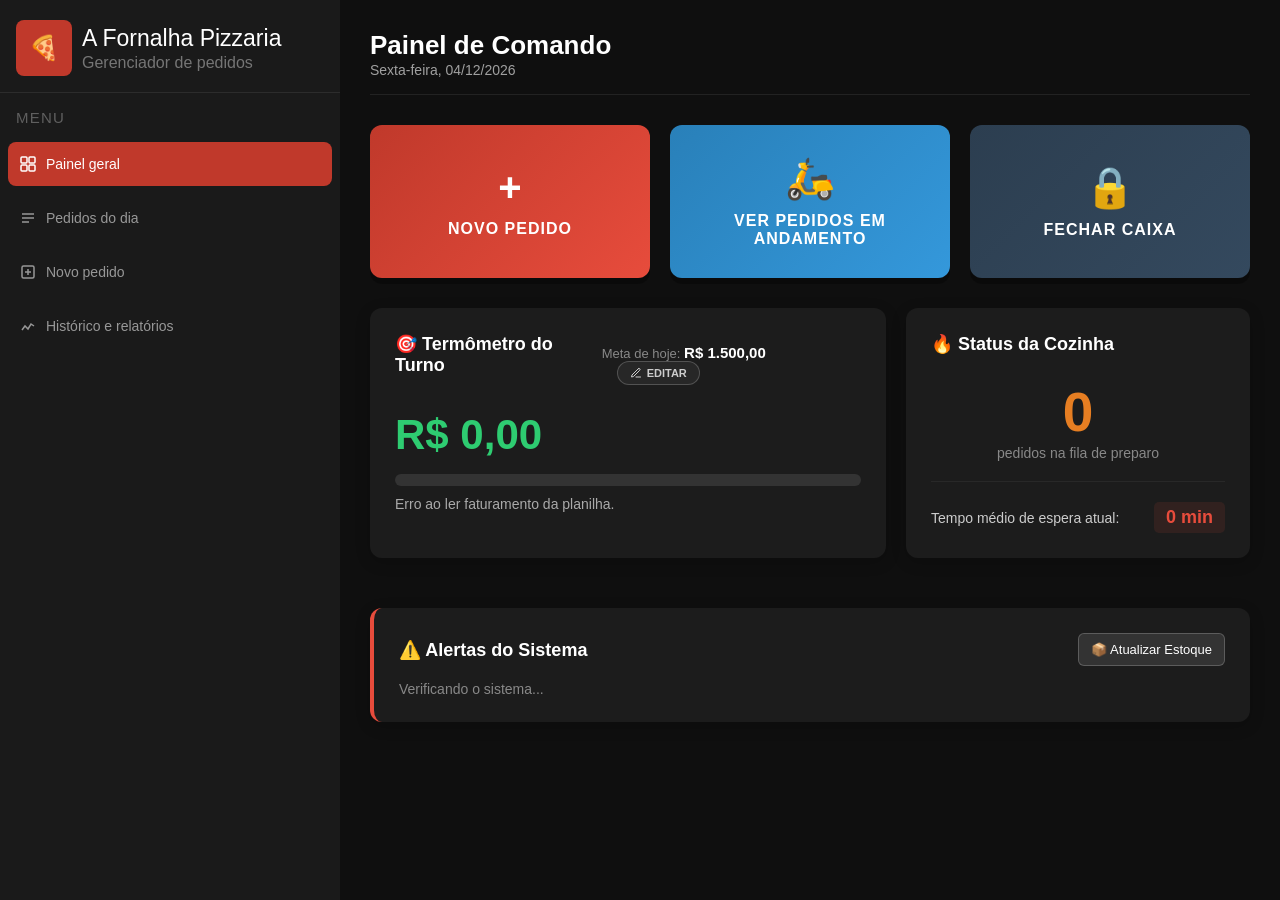
<file: index.html>
<!DOCTYPE html>
<html lang="pt-BR">
<head>
    <meta charset="UTF-8">
    <title>A Fornalha - Painel Geral</title>
    <link rel="stylesheet" href="index.css">
</head>
<body>

<div class="container">

    <aside class="sidebar">
        <div class="sidebar-logo">
            <div class="sidebar-logo-icon">🍕</div>
            <div>
                <div class="sidebar-logo-name">A Fornalha Pizzaria</div>
                <div class="sidebar-logo-sub">Gerenciador de pedidos</div>
            </div>
        </div>

        <nav>
            <span class="menu-label">MENU</span>
            
            <button type="button" class="menu active" onclick="window.location.href='index.html'">
                <svg width="16" height="16" viewBox="0 0 16 16" fill="none" stroke="currentColor" stroke-width="1.5">
                    <rect x="1" y="1" width="6" height="6" rx="1"/><rect x="9" y="1" width="6" height="6" rx="1"/><rect x="1" y="9" width="6" height="6" rx="1"/><rect x="9" y="9" width="6" height="6" rx="1"/>
                </svg> Painel geral
            </button>
            
            <button type="button" class="menu" onclick="window.location.href='pedidos_do_dia.html'">
                <svg width="16" height="16" viewBox="0 0 16 16" fill="none" stroke="currentColor" stroke-width="1.5">
                    <path d="M2 4h12M2 8h12M2 12h7"/>
                </svg> Pedidos do dia
            </button>
            
            <button type="button" class="menu" onclick="window.location.href='novo_pedido.html'">
                <svg width="16" height="16" viewBox="0 0 16 16" fill="none" stroke="currentColor" stroke-width="1.5">
                    <rect x="2" y="2" width="12" height="12" rx="1.5"/><path d="M8 5v6M5 8h6"/>
                </svg> Novo pedido
            </button>
            
            <button type="button" class="menu" onclick="window.location.href='historico.html'">
                <svg width="16" height="16" viewBox="0 0 16 16" fill="none" stroke="currentColor" stroke-width="1.5">
                    <path d="M2 12L5 8l3 3 3-5 3 2"/>
                </svg> Histórico e relatórios
            </button>
        </nav>
    </aside>

    <main class="content">

        <header class="top">
            <div class="top-title">
                <h1>Painel de Comando</h1>
                <span class="data-atual" id="data-atual">Carregando...</span>
            </div>
        </header>

        <section class="shortcuts-grid">
            <button class="shortcut-btn btn-novo" onclick="window.location.href='novo_pedido.html'">
                <div class="shortcut-icon">+</div>
                <div class="shortcut-text">NOVO PEDIDO</div>
            </button>
            
            <button class="shortcut-btn btn-andamento" onclick="window.location.href='pedidos_do_dia.html'">
                <div class="shortcut-icon">🛵</div>
                <div class="shortcut-text">VER PEDIDOS EM ANDAMENTO</div>
            </button>
            
            <button class="shortcut-btn btn-fechar" onclick="fecharCaixa()">
                <div class="shortcut-icon">🔒</div>
                <div class="shortcut-text">FECHAR CAIXA</div>
            </button>
        </section>

        <div class="dashboard-grid">
            <section class="card">
                <div class="card-header">
                    <h3>🎯 Termômetro do Turno</h3>
                    <span class="meta-label">Meta de hoje: <strong id="meta-valor">R$ 1.500,00</strong></span>
                </div>
                
                <div class="termometro-display">
                    <span class="faturamento-atual" id="faturamento-atual">R$ 0,00</span>
                </div>
                
                <div class="progress-container">
                    <div class="progress-bar" id="progress-bar" style="width: 0%;"></div>
                </div>
                
                <p class="termometro-texto" id="termometro-texto">Carregando dados financeiros...</p>
            </section>

            <section class="card">
                <h3>🔥 Status da Cozinha</h3>
                <div class="cozinha-display">
                    <div class="cozinha-numero" id="pedidos-fila">0</div>
                    <div class="cozinha-sub">pedidos na fila de preparo</div>
                </div>
                
                <div class="cozinha-footer">
                    <div class="tempo-label">Tempo médio de espera atual:</div>
                    <div class="tempo-valor" id="tempo-espera">0 min</div>
                </div>
            </section>
        </div>

        <section class="card card-alertas">
            <div style="display: flex; justify-content: space-between; align-items: center; margin-bottom: 15px;">
            <h3 style="margin: 0;">⚠️ Alertas do Sistema</h3>
            <button onclick="abrirModalEstoque()" style="background: rgba(255,255,255,0.1); color: #fff; border: 1px solid rgba(255,255,255,0.2); padding: 8px 12px; border-radius: 6px; cursor: pointer; font-size: 13px;">📦 Atualizar Estoque</button>
            </div>
            <div class="alertas-container" id="lista-alertas">
                <div style="color: #888; font-size: 14px;">Verificando o sistema...</div>
            </div>
        </section>

    </main>
</div>

<div id="modal-estoque" style="display: none; position: fixed; top: 0; left: 0; width: 100%; height: 100%; background: rgba(0,0,0,0.8); z-index: 999; justify-content: center; align-items: center;">
    <div style="background: #1c1c1c; padding: 25px; border-radius: 12px; width: 400px; max-width: 90%; box-shadow: 0 5px 25px rgba(0,0,0,0.5);">
        <div style="display: flex; justify-content: space-between; align-items: center; margin-bottom: 20px; border-bottom: 1px solid #333; padding-bottom: 10px;">
            <h3 style="margin: 0; color: #fff;">📦 Controle de Estoque</h3>
            <button onclick="fecharModalEstoque()" style="background: none; border: none; color: #888; font-size: 24px; cursor: pointer;">&times;</button>
        </div>
            
        <div id="lista-estoque-modal" style="max-height: 400px; overflow-y: auto; margin-bottom: 20px;">
            <div style="text-align: center; color: #888; padding: 20px;">Carregando estoque...</div>
        </div>

        <button id="btn-salvar-estoque" onclick="salvarEstoque()" style="width: 100%; padding: 12px; background: #2ecc71; color: #111; border: none; border-radius: 8px; font-weight: bold; cursor: pointer; font-size: 15px;">Salvar Alterações</button>
    </div>
</div>

<script src="cardapio.js"></script>
<script src="index.js"></script>
</body>
</html>
</file>
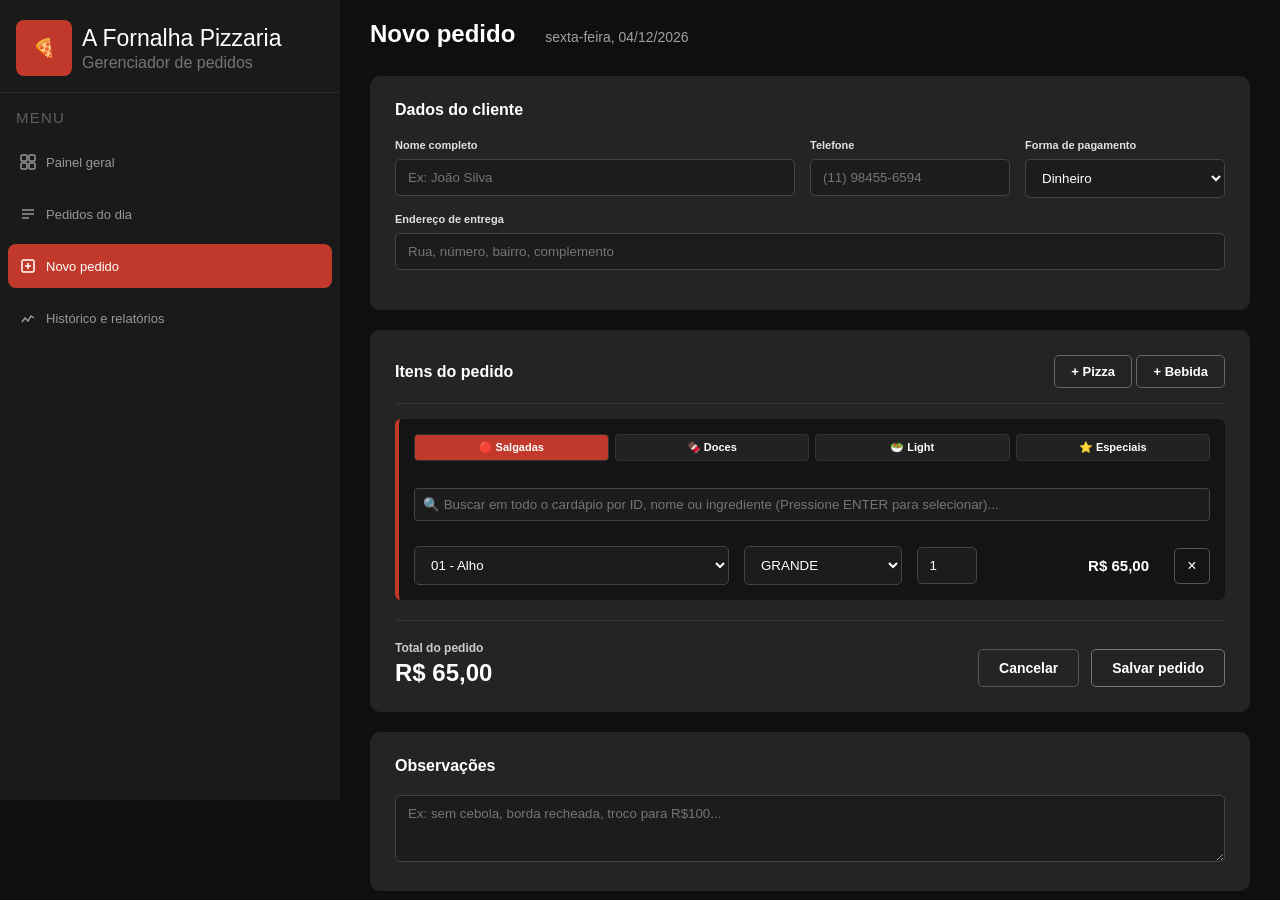
<file: novo_pedido.html>
<!DOCTYPE html>
<html lang="pt-BR">
<head>
    <meta charset="UTF-8">
    <title>A Fornalha Pizzaria - Novo Pedido</title>
    <link rel="stylesheet" href="novo_pedido.css">
</head>
<body>

<div class="container">

    <aside class="sidebar">

        <div class="sidebar-logo">
            <div class="sidebar-logo-icon">🍕</div>
            <div>
                <div class="sidebar-logo-name">A Fornalha Pizzaria</div>
                <div class="sidebar-logo-sub">Gerenciador de pedidos</div>
            </div>
        </div>

        <nav>
            <span class="menu-label">MENU</span>

            <button type="button" class="menu" onclick="window.location.href='index.html'">
                <svg width="16" height="16" viewBox="0 0 16 16" fill="none" stroke="currentColor" stroke-width="1.5">
                    <rect x="1" y="1" width="6" height="6" rx="1"/><rect x="9" y="1" width="6" height="6" rx="1"/><rect x="1" y="9" width="6" height="6" rx="1"/><rect x="9" y="9" width="6" height="6" rx="1"/>
                </svg> Painel geral
            </button>

            <button type="button" class="menu" onclick="window.location.href='pedidos_do_dia.html'">
                <svg width="16" height="16" viewBox="0 0 16 16" fill="none" stroke="currentColor" stroke-width="1.5">
                    <path d="M2 4h12M2 8h12M2 12h7"/>
                </svg>
                Pedidos do dia
            </button>

            <button type="button" class="menu active" onclick="window.location.href='novo_pedido.html'">
                <svg width="16" height="16" viewBox="0 0 16 16" fill="none" stroke="currentColor" stroke-width="1.5">
                    <rect x="2" y="2" width="12" height="12" rx="1.5"/>
                    <path d="M8 5v6M5 8h6"/>
                </svg>
                Novo pedido
            </button>

            <button type="button" class="menu" onclick="window.location.href='historico.html'">
                <svg width="16" height="16" viewBox="0 0 16 16" fill="none" stroke="currentColor" stroke-width="1.5">
                    <path d="M2 12L5 8l3 3 3-5 3 2"/>
                </svg>
                Histórico e relatórios
            </button>
        </nav>

    </aside>

    <main class="content">

        <header class="top">
            <h1>Novo pedido</h1>
            <span class="data-atual" id="data-atual">Carregando...</span>
        </header>

        <section id="secao-dados-cliente" class="card">
            <h3>Dados do cliente</h3>
            
            <div class="row">
                <div class="form-group flex-2">
                    <label>Nome completo</label>
                    <input type="text" id="nome" name="cliente_nome" placeholder="Ex: João Silva" autocomplete="off">
                </div>
                
                <div class="form-group flex-1">
                    <label>Telefone</label>
                <input type="tel" id="telefone" name="cliente_telefone" placeholder="(11) 98455-6594" autocomplete="off">
                </div>
                
                <div class="form-group flex-1">
                    <label>Forma de pagamento</label>
                    <select id="pagamento" name="cliente_pagamento">
                        <option value="dinheiro">Dinheiro</option>
                        <option value="cartao">Cartão</option>
                        <option value="pix">Pix</option>
                    </select>
                </div>
            </div>

            <div class="row">
                <div class="form-group flex-full">
                    <label>Endereço de entrega</label>
                    <input type="text" id="endereco" name="cliente_endereco" placeholder="Rua, número, bairro, complemento" autocomplete="off">
                </div>
            </div>
        </section>

        <section id="secao-itens-pedido" class="card">
            
            <div class="header-itens">
                <h3>Itens do pedido</h3>
                <div class="btn-group">
                    <button type="button" class="btn btn-outline" onclick="adicionarPizza()">+ Pizza</button>
                    <button type="button" class="btn btn-outline" onclick="adicionarBebida()">+ Bebida</button>
                </div>
            </div>
            
            <div class="itens-container" id="itens-container">
                </div>
            
            <div class="footer-itens">
                <div class="total-block">
                    <span class="total-label">Total do pedido</span>
                    <span class="total-valor" id="total-valor">R$ 0,00</span>
                </div>
                
                <div class="actions-final">
                    <button type="button" class="cancel" onclick="limparPedido()">Cancelar</button>            
                    <button type="button" class="save" onclick="salvarPedido()">Salvar pedido</button>
                </div>
            </div>
            
        </section>

        <section id="secao-observacoes" class="card">
            <h3>Observações</h3>
            <textarea id="obs" name="pedido_observacoes" rows="3" placeholder="Ex: sem cebola, borda recheada, troco para R$100..."></textarea>
        </section>

    </main>

</div>

<script src="cardapio.js"></script>
<script src="novo_pedido.js"></script>
</body>
</html>
</file>
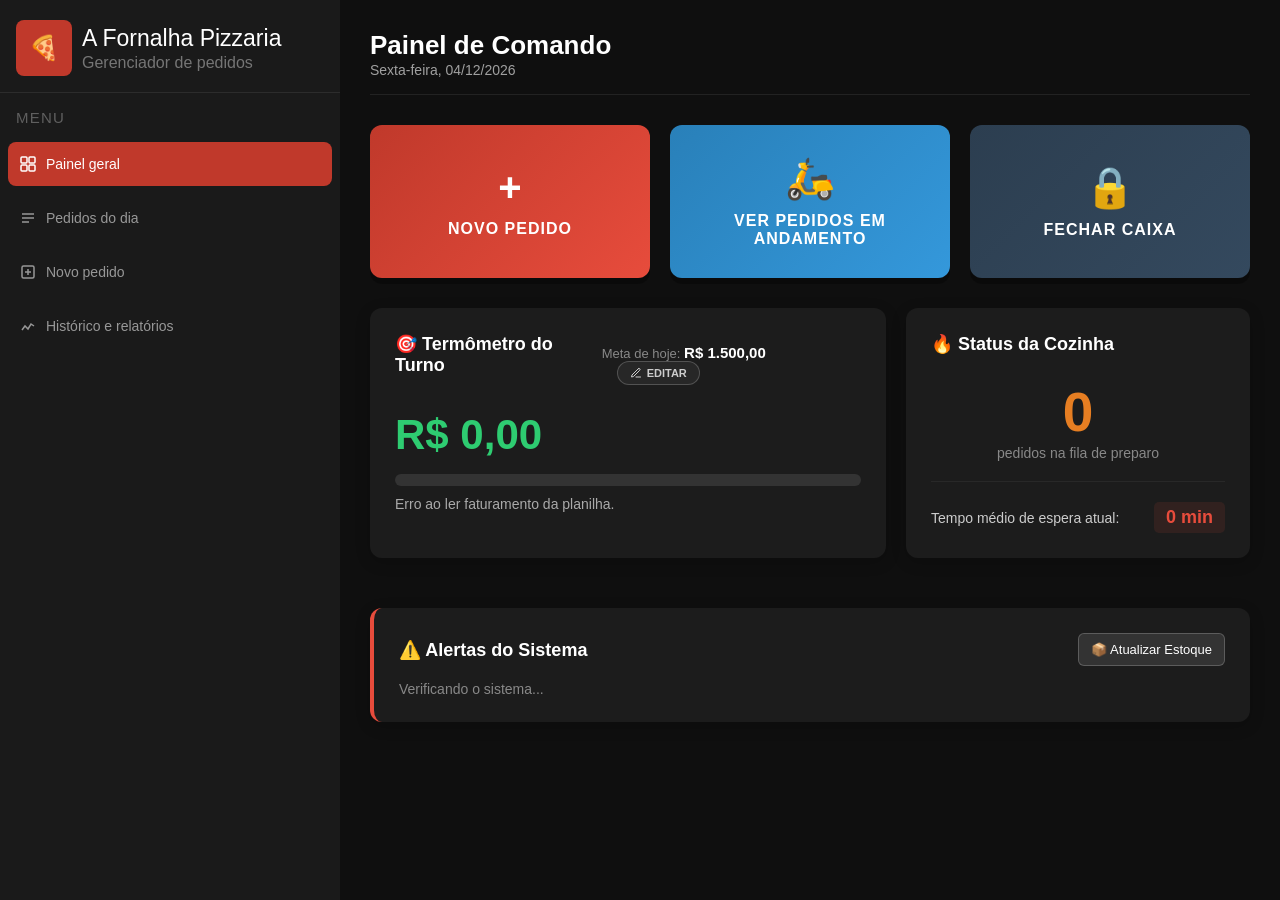
<file: painel_geral.html>
<!DOCTYPE html>
<html lang="pt-BR">
<head>
    <meta charset="UTF-8">
    <title>A Fornalha - Painel Geral</title>
    <link rel="stylesheet" href="painel_geral.css">
</head>
<body>

<div class="container">

    <aside class="sidebar">
        <div class="sidebar-logo">
            <div class="sidebar-logo-icon">🍕</div>
            <div>
                <div class="sidebar-logo-name">A Fornalha Pizzaria</div>
                <div class="sidebar-logo-sub">Gerenciador de pedidos</div>
            </div>
        </div>

        <nav>
            <span class="menu-label">MENU</span>
            
            <button type="button" class="menu active" onclick="window.location.href='index.html'">
                <svg width="16" height="16" viewBox="0 0 16 16" fill="none" stroke="currentColor" stroke-width="1.5">
                    <rect x="1" y="1" width="6" height="6" rx="1"/><rect x="9" y="1" width="6" height="6" rx="1"/><rect x="1" y="9" width="6" height="6" rx="1"/><rect x="9" y="9" width="6" height="6" rx="1"/>
                </svg> Painel geral
            </button>
            
            <button type="button" class="menu" onclick="window.location.href='pedidos_do_dia.html'">
                <svg width="16" height="16" viewBox="0 0 16 16" fill="none" stroke="currentColor" stroke-width="1.5">
                    <path d="M2 4h12M2 8h12M2 12h7"/>
                </svg> Pedidos do dia
            </button>
            
            <button type="button" class="menu" onclick="window.location.href='novo_pedido.html'">
                <svg width="16" height="16" viewBox="0 0 16 16" fill="none" stroke="currentColor" stroke-width="1.5">
                    <rect x="2" y="2" width="12" height="12" rx="1.5"/><path d="M8 5v6M5 8h6"/>
                </svg> Novo pedido
            </button>
            
            <button type="button" class="menu" onclick="window.location.href='historico.html'">
                <svg width="16" height="16" viewBox="0 0 16 16" fill="none" stroke="currentColor" stroke-width="1.5">
                    <path d="M2 12L5 8l3 3 3-5 3 2"/>
                </svg> Histórico e relatórios
            </button>
        </nav>
    </aside>

    <main class="content">

        <header class="top">
            <div class="top-title">
                <h1>Painel de Comando</h1>
                <span class="data-atual" id="data-atual">Carregando...</span>
            </div>
        </header>

        <section class="shortcuts-grid">
            <button class="shortcut-btn btn-novo" onclick="window.location.href='novo_pedido.html'">
                <div class="shortcut-icon">+</div>
                <div class="shortcut-text">NOVO PEDIDO</div>
            </button>
            
            <button class="shortcut-btn btn-andamento" onclick="window.location.href='pedidos_do_dia.html'">
                <div class="shortcut-icon">🛵</div>
                <div class="shortcut-text">VER PEDIDOS EM ANDAMENTO</div>
            </button>
            
            <button class="shortcut-btn btn-fechar" onclick="fecharCaixa()">
                <div class="shortcut-icon">🔒</div>
                <div class="shortcut-text">FECHAR CAIXA</div>
            </button>
        </section>

        <div class="dashboard-grid">
            <section class="card">
                <div class="card-header">
                    <h3>🎯 Termômetro do Turno</h3>
                    <span class="meta-label">Meta de hoje: <strong id="meta-valor">R$ 1.500,00</strong></span>
                </div>
                
                <div class="termometro-display">
                    <span class="faturamento-atual" id="faturamento-atual">R$ 0,00</span>
                </div>
                
                <div class="progress-container">
                    <div class="progress-bar" id="progress-bar" style="width: 0%;"></div>
                </div>
                
                <p class="termometro-texto" id="termometro-texto">Carregando dados financeiros...</p>
            </section>

            <section class="card">
                <h3>🔥 Status da Cozinha</h3>
                <div class="cozinha-display">
                    <div class="cozinha-numero" id="pedidos-fila">0</div>
                    <div class="cozinha-sub">pedidos na fila de preparo</div>
                </div>
                
                <div class="cozinha-footer">
                    <div class="tempo-label">Tempo médio de espera atual:</div>
                    <div class="tempo-valor" id="tempo-espera">0 min</div>
                </div>
            </section>
        </div>

        <section class="card card-alertas">
            <div style="display: flex; justify-content: space-between; align-items: center; margin-bottom: 15px;">
            <h3 style="margin: 0;">⚠️ Alertas do Sistema</h3>
            <button onclick="abrirModalEstoque()" style="background: rgba(255,255,255,0.1); color: #fff; border: 1px solid rgba(255,255,255,0.2); padding: 8px 12px; border-radius: 6px; cursor: pointer; font-size: 13px;">📦 Atualizar Estoque</button>
            </div>
            <div class="alertas-container" id="lista-alertas">
                <div style="color: #888; font-size: 14px;">Verificando o sistema...</div>
            </div>
        </section>

    </main>
</div>

<div id="modal-estoque" style="display: none; position: fixed; top: 0; left: 0; width: 100%; height: 100%; background: rgba(0,0,0,0.8); z-index: 999; justify-content: center; align-items: center;">
    <div style="background: #1c1c1c; padding: 25px; border-radius: 12px; width: 400px; max-width: 90%; box-shadow: 0 5px 25px rgba(0,0,0,0.5);">
        <div style="display: flex; justify-content: space-between; align-items: center; margin-bottom: 20px; border-bottom: 1px solid #333; padding-bottom: 10px;">
            <h3 style="margin: 0; color: #fff;">📦 Controle de Estoque</h3>
            <button onclick="fecharModalEstoque()" style="background: none; border: none; color: #888; font-size: 24px; cursor: pointer;">&times;</button>
        </div>
            
        <div id="lista-estoque-modal" style="max-height: 400px; overflow-y: auto; margin-bottom: 20px;">
            <div style="text-align: center; color: #888; padding: 20px;">Carregando estoque...</div>
        </div>

        <button id="btn-salvar-estoque" onclick="salvarEstoque()" style="width: 100%; padding: 12px; background: #2ecc71; color: #111; border: none; border-radius: 8px; font-weight: bold; cursor: pointer; font-size: 15px;">Salvar Alterações</button>
    </div>
</div>

<script src="cardapio.js"></script>
<script src="painel_geral.js"></script>
</body>
</html>
</file>
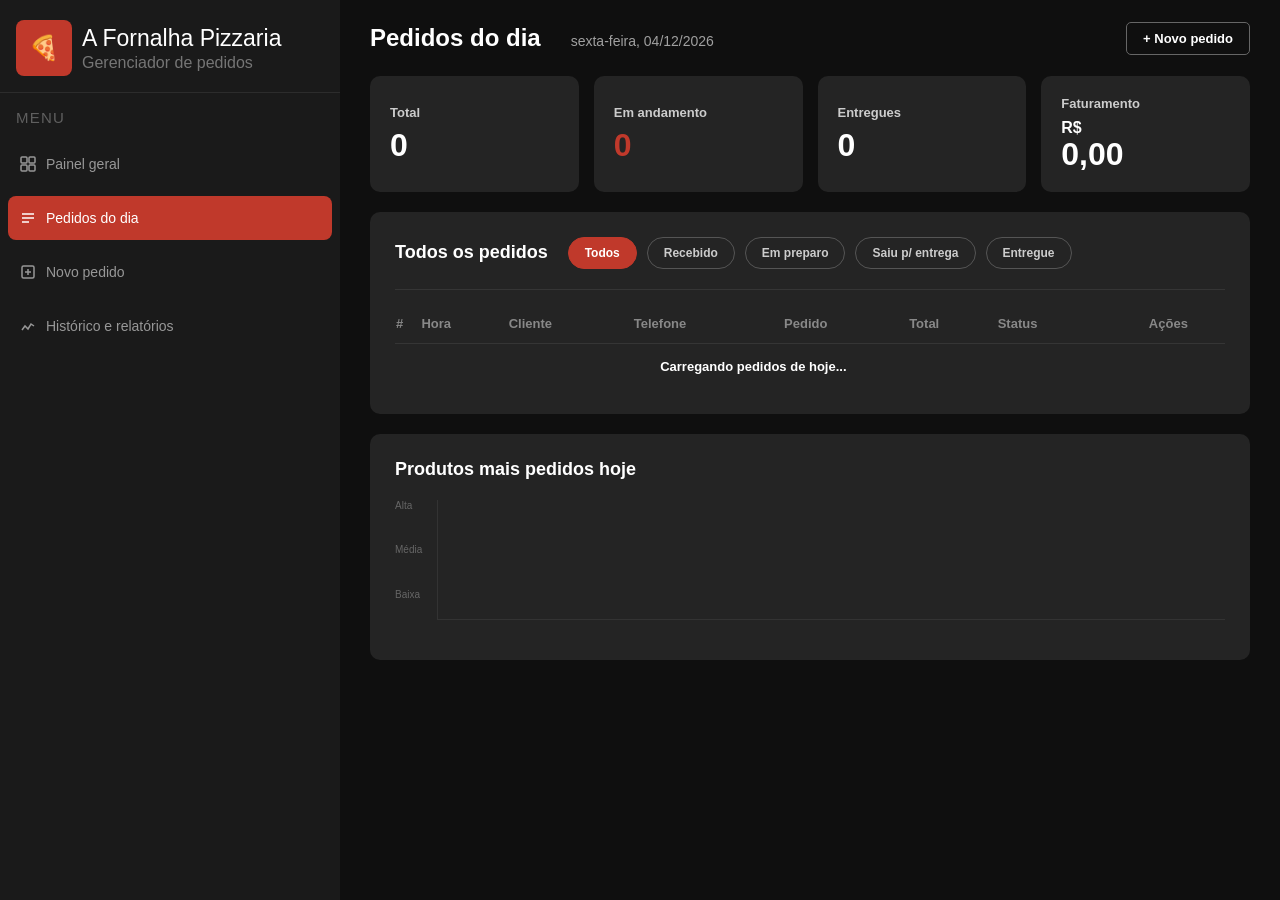
<file: pedidos_do_dia.html>
<!DOCTYPE html>
<html lang="pt-BR">
<head>
    <meta charset="UTF-8">
    <title>A Fornalha - Pedidos do Dia</title>
    <link rel="stylesheet" href="pedidos_do_dia.css">
</head>
<body>

<div class="container">

    <aside class="sidebar">
        <div class="sidebar-logo">
            <div class="sidebar-logo-icon">🍕</div>
            <div>
                <div class="sidebar-logo-name">A Fornalha Pizzaria</div>
                <div class="sidebar-logo-sub">Gerenciador de pedidos</div>
            </div>
        </div>

        <nav>
            <span class="menu-label">MENU</span>
            
            <button type="button" class="menu" onclick="window.location.href='index.html'">
                <svg width="16" height="16" viewBox="0 0 16 16" fill="none" stroke="currentColor" stroke-width="1.5">
                    <rect x="1" y="1" width="6" height="6" rx="1"/><rect x="9" y="1" width="6" height="6" rx="1"/><rect x="1" y="9" width="6" height="6" rx="1"/><rect x="9" y="9" width="6" height="6" rx="1"/>
                </svg> Painel geral
            </button>
            
            <button type="button" class="menu active" onclick="window.location.href='pedidos_do_dia.html'">
                <svg width="16" height="16" viewBox="0 0 16 16" fill="none" stroke="currentColor" stroke-width="1.5">
                    <path d="M2 4h12M2 8h12M2 12h7"/>
                </svg> Pedidos do dia
            </button>
            
            <button type="button" class="menu" onclick="window.location.href='novo_pedido.html'">
                <svg width="16" height="16" viewBox="0 0 16 16" fill="none" stroke="currentColor" stroke-width="1.5">
                    <rect x="2" y="2" width="12" height="12" rx="1.5"/><path d="M8 5v6M5 8h6"/>
                </svg> Novo pedido
            </button>
            
            <button type="button" class="menu" onclick="window.location.href='historico.html'">
                <svg width="16" height="16" viewBox="0 0 16 16" fill="none" stroke="currentColor" stroke-width="1.5">
                    <path d="M2 12L5 8l3 3 3-5 3 2"/>
                </svg> Histórico e relatórios
            </button>
        </nav>
    </aside>

    <main class="content">

        <header class="top header-historico">
            <div class="top-title">
                <h1>Pedidos do dia</h1>
                <span class="data-atual" id="data-atual">Carregando...</span>
            </div>
            <button class="btn btn-outline" onclick="window.location.href='novo_pedido.html'">+ Novo pedido</button>
        </header>

        <div class="summary-grid">
            <div class="summary-card">
                <span class="summary-label">Total</span>
                <strong class="summary-value" id="resumo-total">0</strong>
            </div>
            <div class="summary-card">
                <span class="summary-label">Em andamento</span>
                <strong class="summary-value text-red" id="resumo-andamento">0</strong>
            </div>
            <div class="summary-card">
                <span class="summary-label">Entregues</span>
                <strong class="summary-value" id="resumo-entregues">0</strong>
            </div>
            <div class="summary-card">
                <span class="summary-label">Faturamento</span>
                <strong class="summary-value">
                    <span style="font-size: 16px; display:block;">R$</span> 
                    <span id="resumo-faturamento">0,00</span>
                </strong>
            </div>
        </div>

        <section class="card">
            <div class="table-header-filters">
                <div class="filter-title-group">
                    <h3>Todos os pedidos</h3>
                </div>
                <div class="filter-btn-group" id="botoes-filtro">
                    <button class="filter-btn active" onclick="filtrarTabela('Todos')">Todos</button>
                    <button class="filter-btn" onclick="filtrarTabela('Recebido')">Recebido</button>
                    <button class="filter-btn" onclick="filtrarTabela('Em preparo')">Em preparo</button>
                    <button class="filter-btn" onclick="filtrarTabela('Saiu p/ entrega')">Saiu p/ entrega</button>
                    <button class="filter-btn" onclick="filtrarTabela('Entregue')">Entregue</button>
                </div>
            </div>

            <div class="table-responsive">
                <table class="history-table">
                    <thead>
                        <tr>
                            <th>#</th>
                            <th>Hora</th>
                            <th>Cliente</th>
                            <th>Telefone</th>
                            <th>Pedido</th> 
                            <th>Total</th>
                            <th>Status</th>
                            <th style="text-align: center;">Ações</th> </tr>
                    </thead>
                    <tbody id="tabela-pedidos-body">
                        <tr><td colspan="7" style="text-align: center;">Carregando pedidos de hoje...</td></tr>
                    </tbody>
                </table>
            </div>
        </section>

        <section class="card">
            <h3>Produtos mais pedidos hoje</h3>
            <div class="chart-wrapper">
                <div class="chart-y-axis">
                    <span>Alta</span>
                    <span>Média</span>
                    <span>Baixa</span>
                </div>
                <div class="chart-container" id="grafico-barras">
                    </div>
            </div>
            <div class="top-items-list" id="lista-mais-pedidos" style="margin-top: 15px;">
                </div>
        </section>

    </main>
</div>

<script src="pedidos_do_dia.js"></script>
<script src="cardapio.js"></script>
</body>
</html>
</file>
<file: index.css>
/* ==========================================
   GLOBAIS (Mesmo padrão das outras telas)
========================================== */
body { margin: 0; font-family: Arial, sans-serif; background: #0f0f0f; color: #fff; }
.container { display: flex; height: 100vh; }
.sidebar { height: 100vh; width: 340px; background-color: #1a1a1a; color: #fff; display: flex; flex-direction: column; }
.sidebar-logo { display: flex; align-items: center; gap: 10px; padding: 20px 16px 16px; border-bottom: 1px solid rgba(255, 255, 255, 0.08); }
.sidebar-logo-icon { width: 56px; height: 56px; background: #c0392b; border-radius: 8px; display: flex; align-items: center; justify-content: center; font-size: 24px; flex-shrink: 0; }
.sidebar-logo-name { font-size: 23px; font-weight: 500; color: #fff; }
.sidebar-logo-sub { font-size: 16px; color: rgba(255, 255, 255, 0.4); margin-top: 2px; }
.menu-label { display: block; font-size: 15px; color: rgba(255, 255, 255, 0.3); letter-spacing: 0.08em; padding: 16px 16px 6px; }
.menu { display: flex; align-items: center; gap: 10px; width: calc(100% - 16px); margin: 10px 8px; padding: 14px 12px; background: transparent; border: none; border-radius: 8px; color: rgba(255, 255, 255, 0.55); font-size: 14px; cursor: pointer; text-align: left; }
.menu:hover { background: rgba(255, 255, 255, 0.06); color: rgba(255, 255, 255, 0.85); }
.menu.active { background: #c0392b; color: #fff; }
.content { flex: 1; padding: 30px; overflow-y: auto; }
.top { margin-bottom: 30px; border-bottom: 1px solid rgba(255,255,255,0.08); padding-bottom: 15px; }
.top h1 { margin: 0; font-size: 26px; font-weight: bold; }
.data-atual { font-size: 14px; color: #a0a0a0; }
.card { background: #1c1c1c; padding: 25px; border-radius: 12px; margin-bottom: 20px; box-shadow: 0 4px 15px rgba(0,0,0,0.2); }
.card h3 { margin-top: 0; margin-bottom: 20px; font-size: 18px; color: #fff; }

/* ==========================================
   ATALHOS GIGANTES
========================================== */
.shortcuts-grid {
    display: grid;
    grid-template-columns: 1fr 1fr 1fr;
    gap: 20px;
    margin-bottom: 30px;
}

.shortcut-btn {
    border: none;
    border-radius: 12px;
    padding: 30px 20px;
    display: flex;
    flex-direction: column;
    align-items: center;
    justify-content: center;
    cursor: pointer;
    transition: transform 0.2s, filter 0.2s;
    color: #fff;
    box-shadow: 0 6px 0 rgba(0,0,0,0.3);
}

.shortcut-btn:hover {
    transform: translateY(-3px);
    filter: brightness(1.1);
}

.shortcut-btn:active {
    transform: translateY(3px);
    box-shadow: 0 0 0 rgba(0,0,0,0.3);
}

.shortcut-icon {
    font-size: 40px;
    margin-bottom: 10px;
    font-weight: bold;
}

.shortcut-text {
    font-size: 16px;
    font-weight: bold;
    letter-spacing: 1px;
}

.btn-novo { background: linear-gradient(135deg, #c0392b, #e74c3c); }
.btn-andamento { background: linear-gradient(135deg, #2980b9, #3498db); }
.btn-fechar { background: linear-gradient(135deg, #2c3e50, #34495e); }

/* ==========================================
   GRID DO MEIO (TERMÔMETRO E COZINHA)
========================================== */
.dashboard-grid {
    display: grid;
    grid-template-columns: 1.5fr 1fr;
    gap: 20px;
    margin-bottom: 30px;
}

/* TERMÔMETRO */
.card-header {
    display: flex;
    justify-content: space-between;
    align-items: center;
    margin-bottom: 15px;
}

.meta-label {
    font-size: 13px;
    color: #888;
}

.meta-label strong {
    color: #fff;
    font-size: 15px;
}

.termometro-display {
    margin-bottom: 15px;
}

.faturamento-atual {
    font-size: 42px;
    font-weight: bold;
    color: #2ecc71; /* Verde dinheiro */
}

.progress-container {
    height: 12px;
    background: #333;
    border-radius: 10px;
    overflow: hidden;
    margin-bottom: 10px;
}

.progress-bar {
    height: 100%;
    background: linear-gradient(90deg, #f1c40f, #2ecc71);
    border-radius: 10px;
    transition: width 1s ease-in-out;
}

.termometro-texto {
    font-size: 14px;
    color: #aaa;
    margin: 0;
}

/* COZINHA */
.cozinha-display {
    text-align: center;
    padding: 10px 0 20px 0;
    border-bottom: 1px solid rgba(255,255,255,0.05);
}

.cozinha-numero {
    font-size: 55px;
    font-weight: bold;
    color: #e67e22;
    line-height: 1;
}

.cozinha-sub {
    font-size: 14px;
    color: #888;
    margin-top: 5px;
}

.cozinha-footer {
    display: flex;
    justify-content: space-between;
    align-items: center;
    padding-top: 20px;
}

.tempo-label {
    font-size: 14px;
    color: #ccc;
}

.tempo-valor {
    font-size: 18px;
    font-weight: bold;
    color: #e74c3c;
    background: rgba(231, 76, 60, 0.1);
    padding: 5px 12px;
    border-radius: 5px;
}

/* ==========================================
   ALERTAS
========================================== */
.card-alertas {
    border-left: 4px solid #e74c3c;
}

.alerta-box {
    display: flex;
    align-items: center;
    gap: 15px;
    padding: 15px;
    background: rgba(231, 76, 60, 0.1);
    border: 1px solid rgba(231, 76, 60, 0.3);
    border-radius: 8px;
    margin-bottom: 10px;
}

.alerta-icon {
    font-size: 24px;
}

.alerta-texto {
    font-size: 15px;
    color: #fff;
    font-weight: bold;
}
</file>
<file: novo_pedido.css>
/* ==========================================
   1. ESTILOS GLOBAIS E RESET
   Define as cores de fundo, fonte e remove margens padrão
========================================== */
body {
    margin: 0; /* Remove as margens em branco ao redor da página */
    font-family: Arial, sans-serif; /* Fonte padrão do sistema */
    background: #0f0f0f; /* Cor de fundo principal (preto/cinza muito escuro) */
    color: #fff; /* Cor do texto padrão (branco) */
}

/* Container principal que envolve toda a tela */
.container {
    display: flex; /* Coloca a sidebar e o conteúdo lado a lado */
    height: 100vh; /* Ocupa 100% da altura da tela (viewport height) */
}


/* ==========================================
   2. BARRA LATERAL (SIDEBAR)
   Estilos do menu esquerdo e perfil do usuário
========================================== */
.sidebar {
    height: 800px;
    width: 340px; /* Largura fixa da barra lateral */
    background-color: #1a1a1a; /* Cor de fundo um pouco mais clara que o body */
    color: #fff;
    display: flex;
    flex-direction: column; /* Organiza os itens de cima para baixo */
}

/* Área da logo da pizzaria */
.sidebar-logo {
    display: flex;
    align-items: center; /* Alinha o ícone e o texto verticalmente no centro */
    gap: 10px; /* Espaço entre o ícone e os textos */
    padding: 20px 16px 16px;
    border-bottom: 1px solid rgba(255, 255, 255, 0.08); /* Linha sutil separadora */
}

/* Ícone da fatia de pizza */
.sidebar-logo-icon {
    width: 56px;
    height: 56px;
    background: #c0392b; /* Vermelho escuro/bordo */
    border-radius: 8px; /* Bordas arredondadas */
    display: flex;
    align-items: center;
    justify-content: center; /* Centraliza o emoji dentro do quadrado */
    font-size: 18px;
    flex-shrink: 0; /* Impede que o ícone seja esmagado se faltar espaço */
}

/* Nome da pizzaria */
.sidebar-logo-name {
    font-size: 23px;
    font-weight: 500;
    color: #fff;
}

/* Subtítulo da logo ("Gerenciador de pedidos") */
.sidebar-logo-sub {
    font-size: 16px;
    color: rgba(255, 255, 255, 0.4);
    margin-top: 2px;
}

/* Texto "MENU" pequenininho acima dos botões */
.menu-label {
    display: block;
    font-size: 15px;
    color: rgba(255, 255, 255, 0.3);
    letter-spacing: 0.08em; /* Espaçamento entre as letras */
    padding: 16px 16px 6px;
}

/* Botões de navegação do menu */
.menu {
    display: flex;
    align-items: center;
    gap: 10px;
    width: calc(100% - 16px);
    margin: 8px 8px;
    padding: 14px 12px;
    background: transparent;
    border: none;
    border-radius: 8px;
    color: rgba(255, 255, 255, 0.55);
    font-size: 13px;
    cursor: pointer; /* Muda a setinha do mouse para a mãozinha */
    text-align: left;
}

/* Efeito quando passa o mouse por cima do botão do menu */
.menu:hover {
    background: rgba(255, 255, 255, 0.06); /* Fundo levemente visível */
    color: rgba(255, 255, 255, 0.85); /* Deixa o texto mais brilhante */
}

/* Estilo do menu quando ele está selecionado/ativo */
.menu.active {
    background: #c0392b; /* Fundo vermelho */
    color: #fff; /* Texto branco puro */
}

/* Rodapé da sidebar (área do atendente) */
.sidebar-bottom {
    margin-top: auto; /* Empurra essa div lá para o final da tela */
    padding: 14px 16px;
    border-top: 1px solid rgba(255, 255, 255, 0.08); /* Linha sutil no topo */
}

.sidebar-user {
    display: flex;
    align-items: center;
    gap: 8px;
}

/* Círculo com as iniciais do atendente */
.user-avatar {
    width: 28px;
    height: 28px;
    border-radius: 50%; /* Faz o quadrado virar um círculo perfeito */
    background: #c0392b;
    display: flex;
    align-items: center;
    justify-content: center;
    font-size: 11px;
    color: #fff;
    font-weight: 500;
}

.user-name {
    font-size: 12px;
    color: rgba(255, 255, 255, 0.6);
}


/* ==========================================
   3. CONTEÚDO PRINCIPAL E CARTÕES
========================================== */
/* ==========================================
   3. CONTEÚDO PRINCIPAL E CARTÕES
========================================== */
.content {
    flex: 1;
    padding: 20px 30px 80px 30px; 
}

.top {
    height: 36px;
    display: flex;
    align-items: baseline; /* Alinha a base do texto do H1 com a base da data */
    gap: 30px; /* Dá um espaçamento bacana entre o título e a data */
    margin-bottom: 20px; 
}

.top h1 {
    margin: 0; 
    font-size: 24px; 
    font-weight: bold;
}

/* Nova classe para formatar a data */
.data-atual {
    font-size: 14px;
    color: #a0a0a0; /* Um tom de cinza claro igual ao da imagem */
    font-weight: normal;
}

.card {
    background: #242424; /* Fundo idêntico ao da imagem */
    padding: 25px;
    border-radius: 10px; 
    margin-bottom: 20px; 
}

.card h3 {
    margin-top: 0;
    margin-bottom: 20px;
    font-size: 16px;
}

/* ==========================================
   4. FORMULÁRIOS, LABELS E INPUTS
========================================== */
.row {
    display: flex;
    gap: 15px; 
    margin-bottom: 15px;
}

/* Caixa que agrupa a Label e o Input */
.form-group {
    display: flex;
    flex-direction: column;
    gap: 8px;
}

/* Tamanhos proporcionais para as colunas */
.flex-1 { flex: 1; }
.flex-2 { flex: 2; }
.flex-full { width: 100%; }

.form-group label {
    font-size: 11px;
    font-weight: bold;
    color: #e0e0e0; /* Cinza clarinho */
}

input, select, textarea {
    padding: 10px 12px;
    border-radius: 5px;
    border: 1px solid #444; /* Borda sutil como na imagem */
    background: #1c1c1c; /* Fundo mais escuro no input */
    color: #fff; 
    font-family: inherit; 
    box-sizing: border-box; /* Garante que o padding não quebre a largura */
    width: 100%;
}

input:focus, select:focus, textarea:focus {
    outline: none;
    border-color: #777;
}

/* ==========================================
   5. ITENS DO PEDIDO (ALINHAMENTOS E LISTA)
========================================== */
/* ==========================================
   5. ITENS DO PEDIDO (ALINHAMENTOS E LISTA)
========================================== */
.header-itens {
    display: flex;
    justify-content: space-between; 
    align-items: center; 
    padding-bottom: 15px;
    margin-bottom: 15px;
    border-bottom: 1px solid rgba(255, 255, 255, 0.08); /* Linha divisória */
}

.header-itens h3 { margin: 0; }

.pedido-item {
    display: flex;
    gap: 15px; /* Aumentei um pouco o espaçamento entre os campos */
    align-items: center; /* Alinha perfeitamente os inputs e botões no centro */
    margin-bottom: 15px;
}

/* Formatação do texto de Subtotal do item */
.subtotal-group {
    display: flex;
    flex-direction: column;
}

.subtotal-text {
    font-size: 15px; /* Fonte um pouquinho maior para destaque */
    font-weight: bold;
    color: #fff;
    white-space: nowrap; /* FORÇA o "R$" e o número a ficarem na mesma linha sempre */
}

/* ==========================================
   6. BOTÕES
========================================== */
.btn {
    padding: 8px 16px;
    border-radius: 5px;
    cursor: pointer;
    font-weight: bold;
    font-size: 13px;
    transition: all 0.2s;
}

/* Estilo do botão "Adicionar item" (Vazado com borda) */
.btn-outline {
    background: transparent;
    border: 1px solid #666;
    color: #fff;
}
.btn-outline:hover { background: rgba(255, 255, 255, 0.05); }

/* Botão de excluir item ("x") */
.btn-remove {
    background: transparent;
    border: 1px solid #555;
    color: #fff;
    border-radius: 5px;
    width: 36px;
    height: 36px; /* Mesma altura dos inputs */
    cursor: pointer;
    font-size: 16px;
    display: flex;
    align-items: center;
    justify-content: center;
}
.btn-remove:hover { background: #e74c3c; border-color: #e74c3c; }

/* ==========================================
   7. RODAPÉ DOS ITENS (TOTAL E SALVAR)
========================================== */
.footer-itens {
    display: flex;
    justify-content: space-between; /* Total na esquerda, botões na direita */
    align-items: flex-end; /* Alinha todos pela parte de baixo */
    margin-top: 20px;
    padding-top: 20px;
    border-top: 1px solid rgba(255, 255, 255, 0.08); /* Linha divisória fina */
}

/* Bloco do Total do pedido */
.total-block {
    display: flex;
    flex-direction: column;
    gap: 4px;
}

.total-label {
    font-size: 12px;
    font-weight: bold;
    color: #ccc;
}

.total-valor {
    font-size: 24px; /* Número grande igual da imagem */
    font-weight: bold;
    color: #fff;
}

/* Botões de Ação (Cancelar e Salvar) */
.actions-final {
    display: flex;
    gap: 12px;
}

.actions-final button {
    padding: 10px 20px;
    border-radius: 5px;
    cursor: pointer;
    font-weight: bold;
    font-size: 14px;
    background: transparent;
    color: #fff;
}

/* Botões vazados iguais da imagem */
.actions-final .cancel { border: 1px solid #555; }
.actions-final .cancel:hover { background: rgba(255,255,255,0.05); }

.actions-final .save { border: 1px solid #777; }
.actions-final .save:hover { background: rgba(255,255,255,0.1); }

/* ==========================================
   NOTIFICAÇÕES FLUTUANTES (TOASTS)
========================================== */
.notificacao {
    position: fixed;
    bottom: 20px;
    right: 20px;
    padding: 16px 24px;
    border-radius: 8px;
    color: #fff;
    font-size: 14px;
    font-weight: bold;
    display: flex;
    align-items: center;
    gap: 12px;
    box-shadow: 0 4px 15px rgba(0, 0, 0, 0.4);
    z-index: 9999;
    animation: deslizarEntrada 0.3s ease-out forwards;
}

/* Cores das notificações */
.notificacao.erro { 
    background-color: #242424; 
    border-left: 6px solid #e74c3c; 
}
.notificacao.sucesso { 
    background-color: #242424; 
    border-left: 6px solid #2ecc71; 
}

.notificacao-icon { font-size: 18px; }

/* Animação para esconder */
.notificacao.ocultar {
    animation: deslizarSaida 0.3s ease-in forwards;
}

@keyframes deslizarEntrada {
    from { transform: translateX(120%); opacity: 0; }
    to { transform: translateX(0); opacity: 1; }
}

@keyframes deslizarSaida {
    from { transform: translateX(0); opacity: 1; }
    to { transform: translateX(120%); opacity: 0; }
}
</file>
<file: painel_geral.css>
/* ==========================================
   GLOBAIS (Mesmo padrão das outras telas)
========================================== */
body { margin: 0; font-family: Arial, sans-serif; background: #0f0f0f; color: #fff; }
.container { display: flex; height: 100vh; }
.sidebar { height: 100vh; width: 340px; background-color: #1a1a1a; color: #fff; display: flex; flex-direction: column; }
.sidebar-logo { display: flex; align-items: center; gap: 10px; padding: 20px 16px 16px; border-bottom: 1px solid rgba(255, 255, 255, 0.08); }
.sidebar-logo-icon { width: 56px; height: 56px; background: #c0392b; border-radius: 8px; display: flex; align-items: center; justify-content: center; font-size: 24px; flex-shrink: 0; }
.sidebar-logo-name { font-size: 23px; font-weight: 500; color: #fff; }
.sidebar-logo-sub { font-size: 16px; color: rgba(255, 255, 255, 0.4); margin-top: 2px; }
.menu-label { display: block; font-size: 15px; color: rgba(255, 255, 255, 0.3); letter-spacing: 0.08em; padding: 16px 16px 6px; }
.menu { display: flex; align-items: center; gap: 10px; width: calc(100% - 16px); margin: 10px 8px; padding: 14px 12px; background: transparent; border: none; border-radius: 8px; color: rgba(255, 255, 255, 0.55); font-size: 14px; cursor: pointer; text-align: left; }
.menu:hover { background: rgba(255, 255, 255, 0.06); color: rgba(255, 255, 255, 0.85); }
.menu.active { background: #c0392b; color: #fff; }
.content { flex: 1; padding: 30px; overflow-y: auto; }
.top { margin-bottom: 30px; border-bottom: 1px solid rgba(255,255,255,0.08); padding-bottom: 15px; }
.top h1 { margin: 0; font-size: 26px; font-weight: bold; }
.data-atual { font-size: 14px; color: #a0a0a0; }
.card { background: #1c1c1c; padding: 25px; border-radius: 12px; margin-bottom: 20px; box-shadow: 0 4px 15px rgba(0,0,0,0.2); }
.card h3 { margin-top: 0; margin-bottom: 20px; font-size: 18px; color: #fff; }

/* ==========================================
   ATALHOS GIGANTES
========================================== */
.shortcuts-grid {
    display: grid;
    grid-template-columns: 1fr 1fr 1fr;
    gap: 20px;
    margin-bottom: 30px;
}

.shortcut-btn {
    border: none;
    border-radius: 12px;
    padding: 30px 20px;
    display: flex;
    flex-direction: column;
    align-items: center;
    justify-content: center;
    cursor: pointer;
    transition: transform 0.2s, filter 0.2s;
    color: #fff;
    box-shadow: 0 6px 0 rgba(0,0,0,0.3);
}

.shortcut-btn:hover {
    transform: translateY(-3px);
    filter: brightness(1.1);
}

.shortcut-btn:active {
    transform: translateY(3px);
    box-shadow: 0 0 0 rgba(0,0,0,0.3);
}

.shortcut-icon {
    font-size: 40px;
    margin-bottom: 10px;
    font-weight: bold;
}

.shortcut-text {
    font-size: 16px;
    font-weight: bold;
    letter-spacing: 1px;
}

.btn-novo { background: linear-gradient(135deg, #c0392b, #e74c3c); }
.btn-andamento { background: linear-gradient(135deg, #2980b9, #3498db); }
.btn-fechar { background: linear-gradient(135deg, #2c3e50, #34495e); }

/* ==========================================
   GRID DO MEIO (TERMÔMETRO E COZINHA)
========================================== */
.dashboard-grid {
    display: grid;
    grid-template-columns: 1.5fr 1fr;
    gap: 20px;
    margin-bottom: 30px;
}

/* TERMÔMETRO */
.card-header {
    display: flex;
    justify-content: space-between;
    align-items: center;
    margin-bottom: 15px;
}

.meta-label {
    font-size: 13px;
    color: #888;
}

.meta-label strong {
    color: #fff;
    font-size: 15px;
}

.termometro-display {
    margin-bottom: 15px;
}

.faturamento-atual {
    font-size: 42px;
    font-weight: bold;
    color: #2ecc71; /* Verde dinheiro */
}

.progress-container {
    height: 12px;
    background: #333;
    border-radius: 10px;
    overflow: hidden;
    margin-bottom: 10px;
}

.progress-bar {
    height: 100%;
    background: linear-gradient(90deg, #f1c40f, #2ecc71);
    border-radius: 10px;
    transition: width 1s ease-in-out;
}

.termometro-texto {
    font-size: 14px;
    color: #aaa;
    margin: 0;
}

/* COZINHA */
.cozinha-display {
    text-align: center;
    padding: 10px 0 20px 0;
    border-bottom: 1px solid rgba(255,255,255,0.05);
}

.cozinha-numero {
    font-size: 55px;
    font-weight: bold;
    color: #e67e22;
    line-height: 1;
}

.cozinha-sub {
    font-size: 14px;
    color: #888;
    margin-top: 5px;
}

.cozinha-footer {
    display: flex;
    justify-content: space-between;
    align-items: center;
    padding-top: 20px;
}

.tempo-label {
    font-size: 14px;
    color: #ccc;
}

.tempo-valor {
    font-size: 18px;
    font-weight: bold;
    color: #e74c3c;
    background: rgba(231, 76, 60, 0.1);
    padding: 5px 12px;
    border-radius: 5px;
}

/* ==========================================
   ALERTAS
========================================== */
.card-alertas {
    border-left: 4px solid #e74c3c;
}

.alerta-box {
    display: flex;
    align-items: center;
    gap: 15px;
    padding: 15px;
    background: rgba(231, 76, 60, 0.1);
    border: 1px solid rgba(231, 76, 60, 0.3);
    border-radius: 8px;
    margin-bottom: 10px;
}

.alerta-icon {
    font-size: 24px;
}

.alerta-texto {
    font-size: 15px;
    color: #fff;
    font-weight: bold;
}
</file>
<file: pedidos_do_dia.css>
/* ==========================================
   1. GLOBAIS E RESET
========================================== */
body { margin: 0; font-family: Arial, sans-serif; background: #0f0f0f; color: #fff; }
.container { display: flex; height: 100vh; }

/* ==========================================
   2. BARRA LATERAL (SIDEBAR)
========================================== */
.sidebar { height: 100vh; width: 340px; background-color: #1a1a1a; color: #fff; display: flex; flex-direction: column; }
.sidebar-logo { display: flex; align-items: center; gap: 10px; padding: 20px 16px 16px; border-bottom: 1px solid rgba(255, 255, 255, 0.08); }
.sidebar-logo-icon { width: 56px; height: 56px; background: #c0392b; border-radius: 8px; display: flex; align-items: center; justify-content: center; font-size: 24px; flex-shrink: 0; }
.sidebar-logo-name { font-size: 23px; font-weight: 500; color: #fff; }
.sidebar-logo-sub { font-size: 16px; color: rgba(255, 255, 255, 0.4); margin-top: 2px; }
.menu-label { display: block; font-size: 15px; color: rgba(255, 255, 255, 0.3); letter-spacing: 0.08em; padding: 16px 16px 6px; }
.menu { display: flex; align-items: center; gap: 10px; width: calc(100% - 16px); margin: 10px 8px; padding: 14px 12px; background: transparent; border: none; border-radius: 8px; color: rgba(255, 255, 255, 0.55); font-size: 14px; cursor: pointer; text-align: left; }
.menu:hover { background: rgba(255, 255, 255, 0.06); color: rgba(255, 255, 255, 0.85); }
.menu.active { background: #c0392b; color: #fff; }

/* ==========================================
   3. CONTEÚDO PRINCIPAL E CABEÇALHO
========================================== */
.content { flex: 1; padding: 20px 30px 80px 30px; overflow-y: auto; }
.top { height: 36px; display: flex; margin-bottom: 20px; }
.header-historico { justify-content: space-between; align-items: center; }
.top-title { display: flex; align-items: baseline; gap: 30px; }
.top h1 { margin: 0; font-size: 24px; font-weight: bold; }
.data-atual { font-size: 14px; color: #a0a0a0; font-weight: normal; }
.btn-outline { padding: 8px 16px; border-radius: 5px; cursor: pointer; font-weight: bold; font-size: 13px; background: transparent; border: 1px solid #666; color: #fff; }
.btn-outline:hover { background: rgba(255, 255, 255, 0.05); }
.card { background: #242424; padding: 25px; border-radius: 10px; margin-bottom: 20px; }
.card h3 { margin-top: 0; margin-bottom: 20px; font-size: 18px; }

/* ==========================================
   4. GRID DE RESUMO (4 CAIXAS NO TOPO)
========================================== */
.summary-grid {
    display: grid;
    grid-template-columns: repeat(4, 1fr);
    gap: 15px;
    margin-bottom: 20px;
}
.summary-card {
    background: #242424;
    padding: 20px;
    border-radius: 10px;
    display: flex;
    flex-direction: column;
    justify-content: center;
    gap: 8px;
}
.summary-label { font-size: 13px; color: #ccc; font-weight: bold; }
.summary-value { font-size: 32px; color: #fff; font-weight: bold; line-height: 1.1; }
.text-red { color: #c0392b !important; }

/* ==========================================
   5. FILTROS E TABELA
========================================== */
.table-header-filters {
    display: flex;
    align-items: center;
    gap: 20px;
    margin-bottom: 25px;
    border-bottom: 1px solid rgba(255,255,255,0.08);
    padding-bottom: 20px;
}
.filter-title-group h3 { margin: 0; font-size: 18px; }

.filter-btn-group { display: flex; gap: 10px; flex-wrap: wrap; }
.filter-btn {
    background: transparent;
    border: 1px solid #555;
    color: #ccc;
    padding: 8px 16px;
    border-radius: 20px; /* Pílula */
    cursor: pointer;
    font-weight: bold;
    font-size: 12px;
    transition: all 0.2s;
}
.filter-btn:hover { background: rgba(255, 255, 255, 0.05); }
.filter-btn.active {
    background: #c0392b;
    border-color: #c0392b;
    color: #fff;
}

.table-responsive { overflow-x: auto; }
.history-table { width: 100%; border-collapse: collapse; text-align: left; font-size: 13px; }
.history-table th { color: #888; font-weight: bold; padding-bottom: 12px; border-bottom: 1px solid rgba(255,255,255,0.08); }
.history-table td { padding: 15px 0; border-bottom: 1px solid rgba(255,255,255,0.05); color: #fff; font-weight: bold; }
.history-table tr:last-child td { border-bottom: none; }

/* Badges de Status */
.badge { padding: 6px 12px; border-radius: 20px; font-size: 11px; font-weight: bold; display: inline-block; }
.badge.entregue { background: #fff; color: #000; }
.badge.preparo { background: #ffeaa7; color: #d35400; }
.badge.recebido { background: #74b9ff; color: #0984e3; }
.badge.saiu { background: #55efc4; color: #00b894; }

/* Estilo do Seletor de Status na Tabela */
.status-select {
    background: transparent;
    border: 1px solid #666;
    color: #fff;
    padding: 6px 10px;
    border-radius: 20px;
    font-size: 11px;
    font-weight: bold;
    cursor: pointer;
    outline: none;
}
.status-select:focus { border-color: #c0392b; }
.status-select option {
    background: #242424;
    color: #fff;
}

/* ==========================================
   6. GRÁFICO E LISTA
========================================== */
.chart-wrapper { display: flex; gap: 15px; height: 120px; margin-top: 10px; }
.chart-y-axis { display: flex; flex-direction: column; justify-content: space-between; font-size: 10px; color: #666; padding-bottom: 20px; }
.chart-container { flex: 1; display: flex; align-items: flex-end; gap: 15px; border-left: 1px solid #333; border-bottom: 1px solid #333; padding-left: 10px; padding-bottom: 1px; }
.chart-bar { width: 40px; background: #c0392b; border-radius: 4px 4px 0 0; transition: height 0.5s ease; position: relative; }
.chart-bar:hover::after {
    content: attr(title); position: absolute; top: -25px; left: 50%; transform: translateX(-50%); background: #fff; color: #000; padding: 2px 6px; border-radius: 3px; font-size: 10px; white-space: nowrap;
}

.top-items-list { display: flex; flex-direction: column; }
.top-item-row { display: flex; align-items: center; padding: 10px 0; border-bottom: 1px solid rgba(255,255,255,0.05); font-size: 12px; font-weight: bold; }
.top-item-rank { width: 30px; color: #c0392b; }
.top-item-name { flex: 1; color: #fff; }
.top-item-bar-container { width: 80px; height: 4px; background: #333; border-radius: 2px; margin: 0 15px; overflow: hidden; }
.top-item-bar-fill { height: 100%; background: #c0392b; }
.top-item-qtd { width: 30px; text-align: right; color: #aaa; }

/* Estilo do Botão Seletor de Status */
.status-select {
    background: #1a1a1a;
    border: 1px solid #555;
    color: #fff;
    padding: 6px 12px;
    border-radius: 20px;
    font-size: 12px;
    font-weight: bold;
    cursor: pointer;
    outline: none;
    transition: all 0.2s;
}

.status-select:hover {
    border-color: #888;
}

.status-select:focus { 
    border-color: #c0392b; 
}

.status-select option {
    background: #242424;
    color: #fff;
}

/* Botões de Ação na Tabela */
.btn-action-red {
    background: transparent;
    border: 1px solid #c0392b;
    color: #c0392b;
    padding: 5px 10px;
    border-radius: 4px;
    font-size: 12px;
    cursor: pointer;
    font-weight: bold;
    transition: all 0.2s;
    margin: 0 3px;
}

.btn-action-red:hover {
    background: #c0392b;
    color: #fff;
}

.td-actions {
    display: flex;
    justify-content: center;
    gap: 5px;
}
</file>
